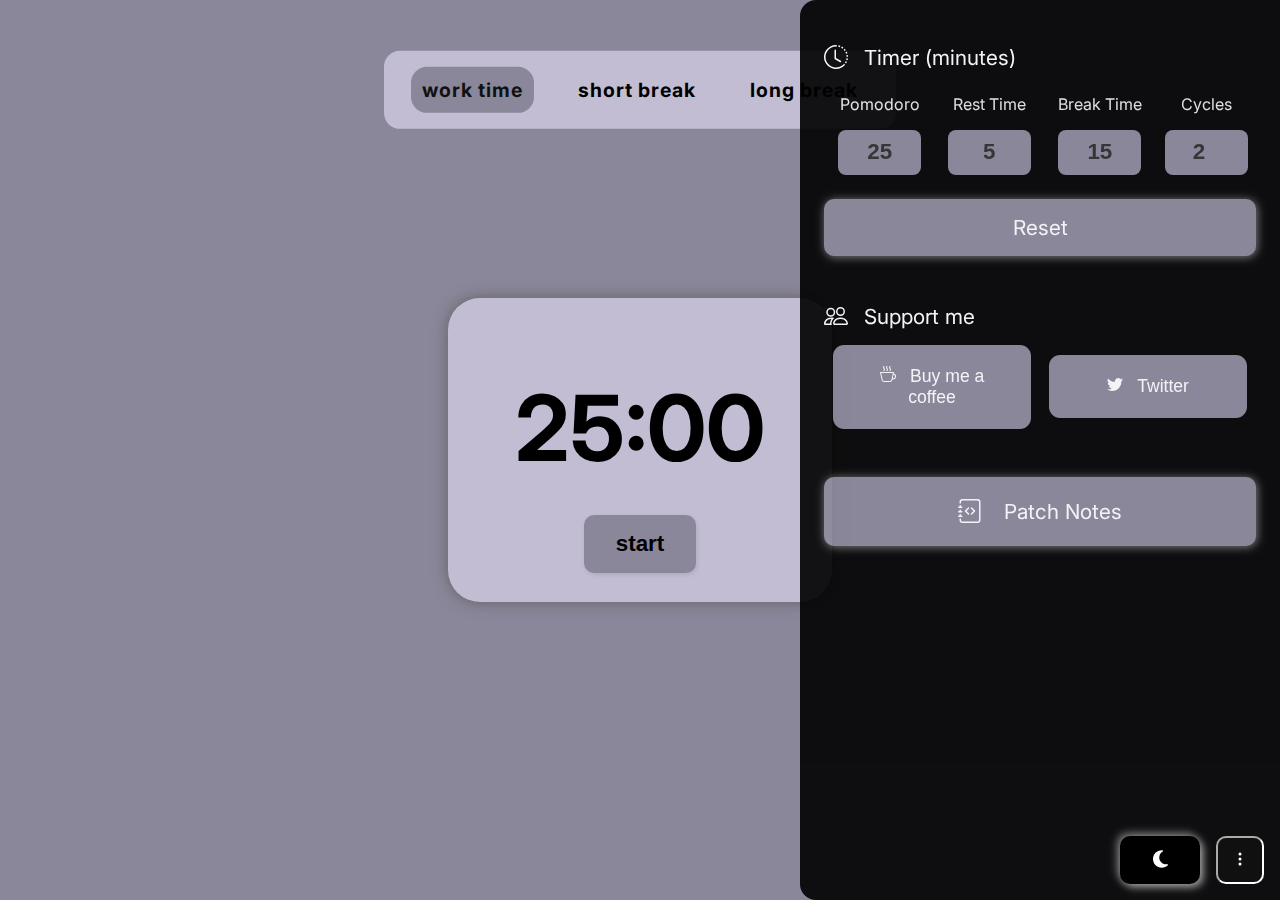
<file: index.html>
<!DOCTYPE html>
<html lang="en">
  <head>
    <meta charset="UTF-8" />
    <meta http-equiv="X-UA-Compatible" content="IE=edge" />
    <meta
      name="viewport"
      content="width=device-width, initial-scale=1, maximum-scale=1, user-scalable=no"
    />
    <link rel="stylesheet" href="./css/main.css" />
    <link rel="stylesheet" href="./css/toggle.css" />
    <link
      href="https://unpkg.com/boxicons@2.1.4/css/boxicons.min.css"
      rel="stylesheet"
    />
    <title>workFi</title>
  </head>

  <body class="light-mode">
    <!-- Loader de la pagina -->
    <div class="wrapper">
      <div class="loader"></div>
    </div>

    <header>
      <div class="row-container-mode settings-container">
        <!-- Worktime -->
        <div class="input-container">
          <button
            class="button-mode-pom button-mode-selection-w"
            id="mode-selection-work"
          >
            Work time
          </button>
        </div>
        <div class="input-container">
          <button
            class="button-mode-pom button-mode-selection-s"
            id="mode-selection-short"
          >
            short break
          </button>
        </div>
        <div class="input-container">
          <button
            class="button-mode-pom button-mode-selection-l"
            id="mode-selection-long"
          >
            long break
          </button>
        </div>
      </div>
    </header>

    <main>
      <div class="pomodoro-container" id="mode-p">
        <div class="row-container clock-container">
          <h2 id="clock">25:00</h2>
        </div>
        <div class="buttons-options">
          <div class="row-container resume-container">
            <button id="resume-button" style="display: none">resume</button>
          </div>
          <div class="row-container start-container">
            <button id="start-button" style="display: none block">start</button>
          </div>
          <div class="row-container pause-container">
            <button id="pause-button" style="display: none block" disabled>
              pause
            </button>
          </div>
        </div>
      </div>
    </main>

    <footer class="overflow-hidden">
      <div id="container" class="container-footer-b">
        <button class="toggle" id="button-mode">
          <img class="active-d" src="./img/icons/moon-solid.svg" alt="" />
          <img
            class="active-w"
            src="./img/icons/sun-solid.svg"
            alt=""
            style="display: none"
          />
        </button>
        <!-- Menu Desplegable-->
        <nav id="open-close">
          <button class="button-slide">
            <img src="./img/icons/three-dots-vertical.svg" alt="" />
          </button>
        </nav>
      </div>

      <aside id="aside">
        <div class="container-svg">
          <div>
            <img
              class="icons-title icons-slide"
              src="./img/icons/clock-history.svg"
              alt=""
            />
            <span>Timer (minutes)</span>
          </div>
          <div class="input-container">
            <!-- Worktime -->
            <div class="slide-config">
              <label for="work-input">Pomodoro</label>
              <input id="work-time" type="text" value="25" />
            </div>
            <!-- Rest Time -->
            <div class="slide-config">
              <label for="rest-input">Rest time </label>
              <input id="rest-time" type="text" value="5" />
            </div>
            <!-- Break time -->
            <div class="slide-config">
              <label for="break-input">Break Time </label>
              <input id="break-time" type="text" value="15" />
            </div>

            <!-- Ciclos de pomodoro -->
            <div class="slide-config">
              <label for="cycles-input">Cycles</label>
              <input id="cycles-input" type="number" value="2" />
            </div>
          </div>
          <div class="reset-space">
            <button id="reset-button" class="reset-button">Reset</button>
          </div>
        </div>

        <div class="container-svg">
          <div>
            <img
              class="icons-title icons-slide"
              src="./img/icons/people.svg"
              alt=""
            />
            <span>Support me</span>
          </div>
          <div class="buttons-support">
            <button>
              <a target="_blank" href="https://bmc.link/perta">
                <img
                  class="icons-slide"
                  src="./img/icons/cup-hot.svg"
                  alt="coffee-icon"
                />

                Buy me a coffee
              </a>
            </button>
            <button>
              <a target="_blank" href="https://twitter.com/ohjust_p">
                <img
                  class="icons-slide"
                  src="./img/icons/twitter.svg"
                  alt="twitter-icon"
                />

                Twitter</a
              >
            </button>
          </div>
        </div>
        <div class="container-svg">
          <div>
            <button class="buttons-slider">
              <a
                target="_blank"
                href="https://github.com/imperta/workFi/blob/main/README.md"
                ><img
                  class="icons-title icons-slide"
                  src="./img/icons/journal-code.svg"
                  alt=""
                />
                Patch Notes
              </a>
            </button>
          </div>
        </div>
      </aside>
    </footer>
  </body>
  <script src="./js/logic.js"></script>
  <script src="./js/toggle.js"></script>
  <!-- <script src="../js/defaultvalues.js"></script> -->
</html>
</file>
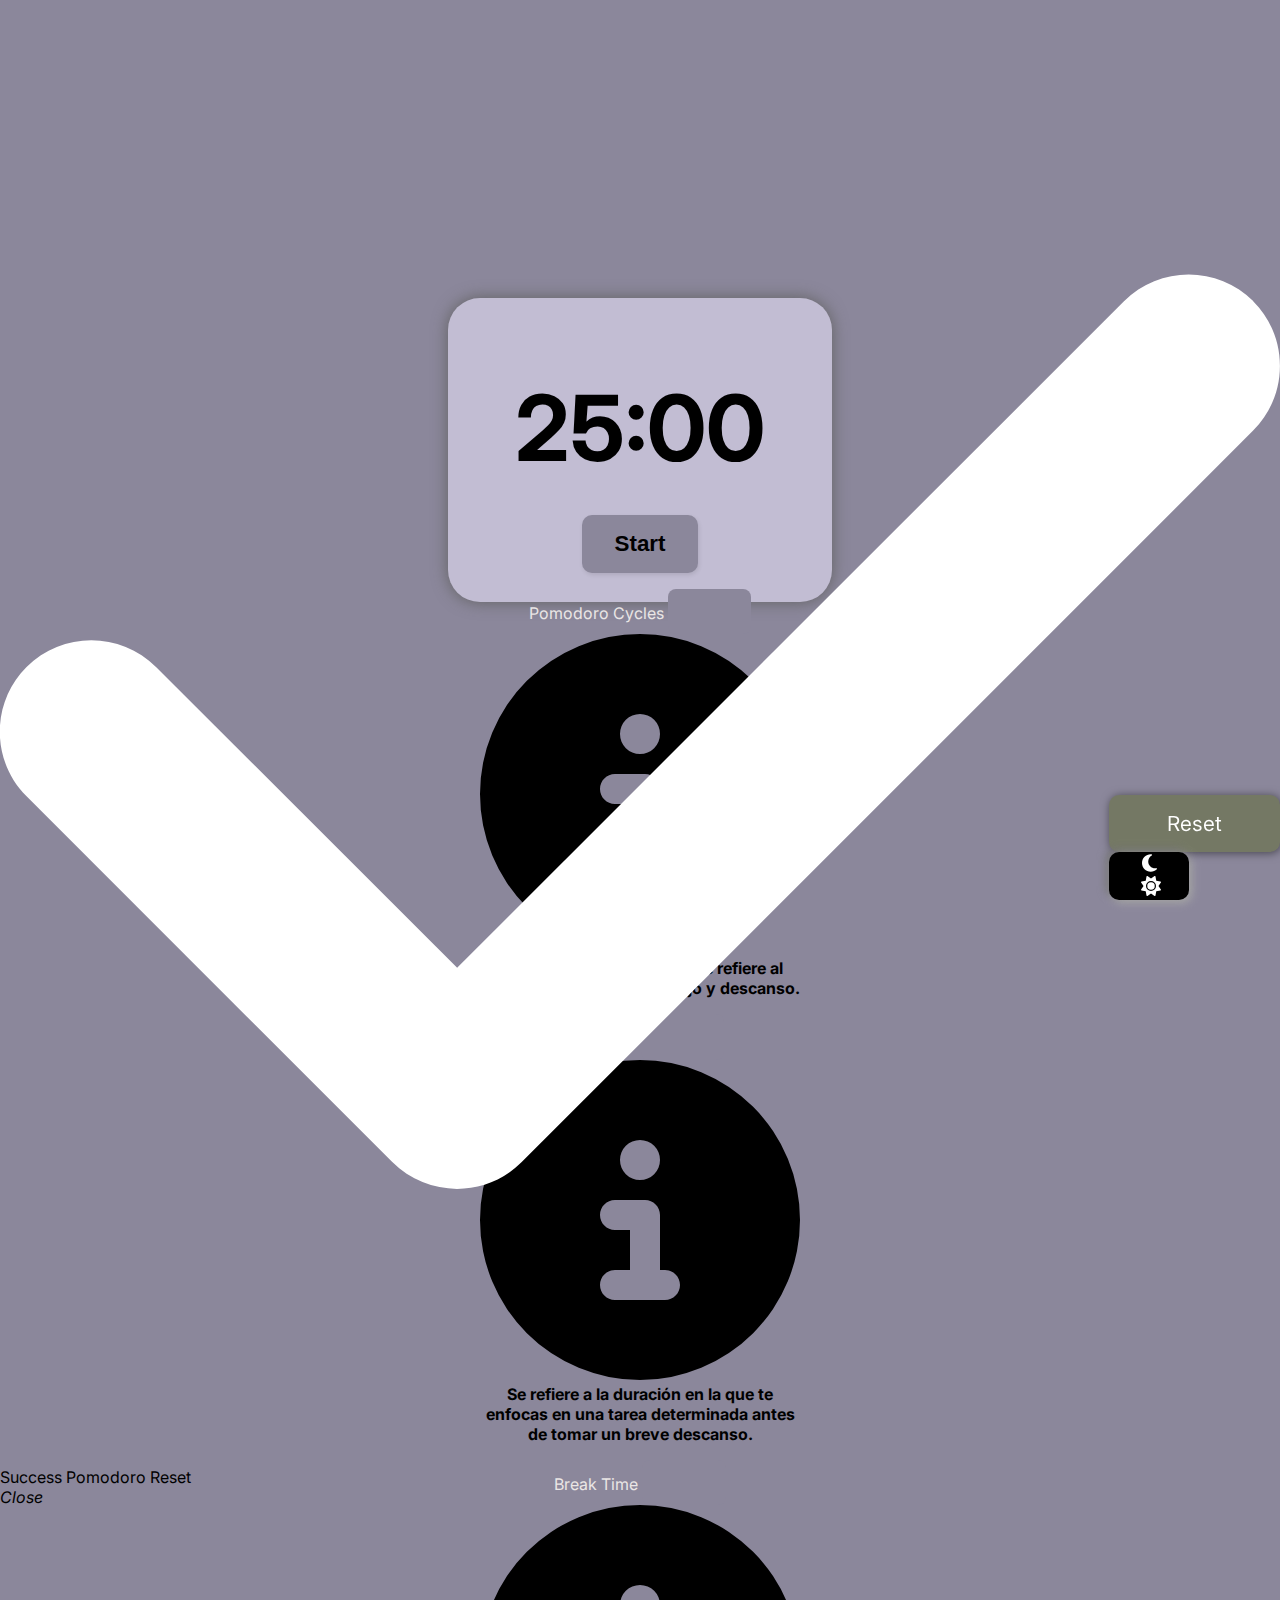
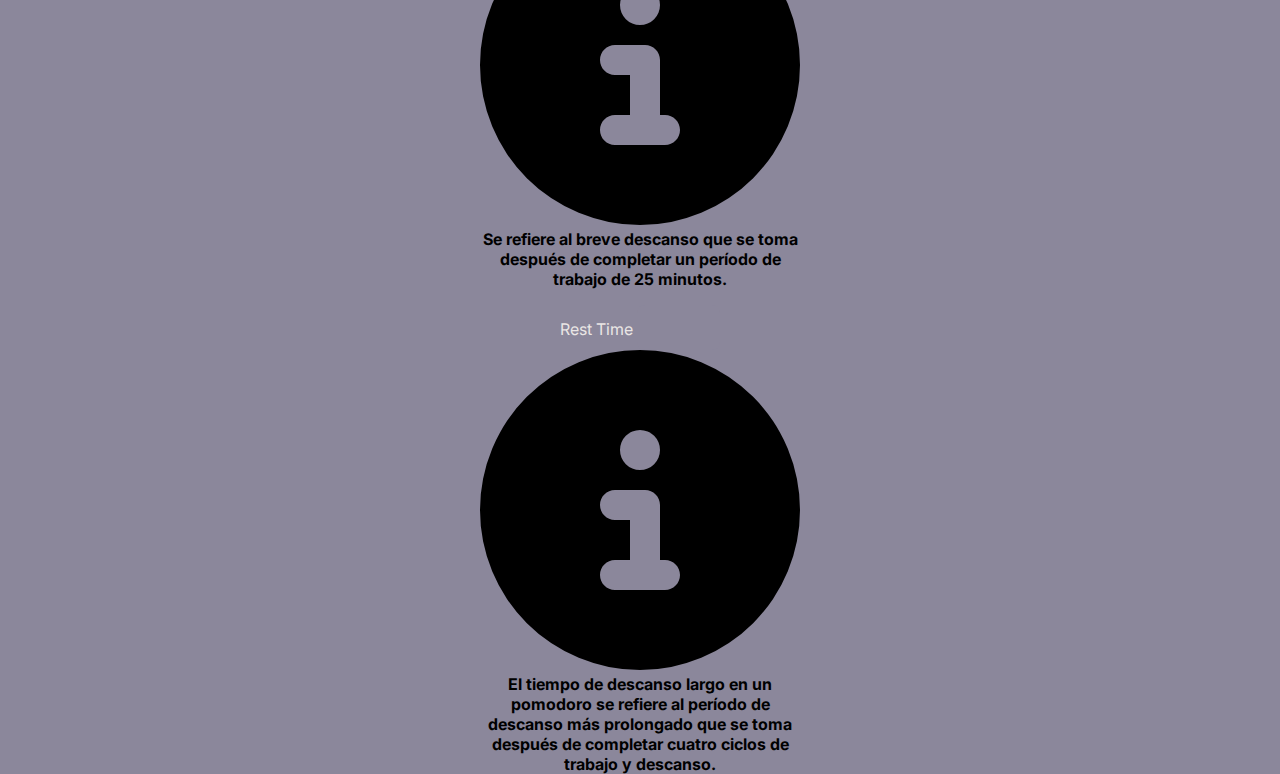
<file: html/index.html>
<!DOCTYPE html>
<html lang="en">
  <head>
    <meta charset="UTF-8" />
    <meta http-equiv="X-UA-Compatible" content="IE=edge" />
    <meta name="viewport" content="width=device-width, initial-scale=1.0" />
    <link rel="stylesheet" href="../css/main.css" />
    <link rel="stylesheet" href="../css/toggle.css" />
    <title>workFi</title>
  </head>

  <body class="light-mode">
    <main>
      <div class="pomodoro-container" id="mode">
        <div class="row-container clock-container">
          <h2 id="clock">25:00</h2>
        </div>
        <div class="buttons-options">
          <div class="row-container resume-container">
            <button id="resume-button" style="display: none">Resume</button>
          </div>
          <div class="row-container start-container">
            <button id="start-button" style="display: none block">Start</button>
          </div>
          <div class="row-container pause-container">
            <button id="pause-button" style="display: none block" disabled>
              Pause
            </button>
          </div>
        </div>
        <div class="row-container settings-container">
          <div class="input-container">
            <label for="cycles-input">Pomodoro cycles </label>
            <input id="cycles-input" type="number" />
            <b class="tooltip">
              <img
                src="../img/icons/circle-info-solid.svg"
                alt=""
                class="info-logo"
              />
              <span class="tooltip-box"
                >Un ciclo en un pomodoro se refiere al proceso completo de
                trabajo y descanso.</span
              >
            </b>
          </div>
          <div class="input-container">
            <label for="work-time">Work time </label>
            <input id="work-time" type="text" />
            <b class="tooltip">
              <img
                class="info-logo"
                src="../img/icons/circle-info-solid.svg"
                alt=""
              />
              <span class="tooltip-box"
                >Se refiere a la duración en la que te enfocas en una tarea
                determinada antes de tomar un breve descanso.</span
              >
            </b>
          </div>
          <div class="input-container">
            <label for="break-time">Break time</label>
            <input id="break-time" type="text" />
            <b class="tooltip">
              <img
                src="../img/icons/circle-info-solid.svg"
                alt=""
                class="info-logo"
              />
              <span class="tooltip-box"
                >Se refiere al breve descanso que se toma después de completar
                un período de trabajo de 25 minutos.</span
              >
            </b>
          </div>
          <div class="input-container">
            <label for="rest-time">Rest Time </label>
            <input id="rest-time" type="text" />
            <b class="tooltip">
              <img
                src="../img/icons/circle-info-solid.svg"
                alt=""
                class="info-logo"
              />
              <span class="tooltip-box"
                >El tiempo de descanso largo en un pomodoro se refiere al
                período de descanso más prolongado que se toma después de
                completar cuatro ciclos de trabajo y descanso.</span
              >
            </b>
          </div>
        </div>
      </div>

      <div id="container">
        <button id="reset-button" class="toast-button">Reset</button>
        <button class="toggle " id="button-mode">
          <img class="active-d" src="../img/icons/moon-solid.svg" alt="" /><img
            class="active-w"
            src="../img/icons/sun-solid.svg"
            alt=""
          />
        </button>
      </div>
      <div class="toast toast-dark">
        <div class="toast-content">  
          <i class="check"><img src="../img/icons/check-solid.svg" alt="" style="filter:invert()"></i>
          <div class="message">
            <span class="text text-1">Success</span>
            <span class="text text-1">Pomodoro Reset</span>
          </div>
        </div>
        <i class="xmark close">Close</i>
        <div class="progress progress-d"></div>
      </div> 
    </main>
  </body>
  <script src="../js/logic.js"></script>
  <script src="../js/toggle.js"></script>
  <!-- <script src="../js/defaultvalues.js"></script> -->
</html>
</file>
<file: css/toggle.css>
body {
  transition: 0.4s;
  overflow: hidden;
}
#container {
  position: absolute;
  bottom: 0%;
  right: 0%;
  /* Posicion de los botones */
  filter: invert();
}

.toggle {
  border-style: none;
  width: 5rem;
  height: 3rem;
  background-color: #ffffff;
  border-radius: 10px;
  box-shadow: 3px 3px 8px #5a5a5a, -3px -3px 8px #8f8f8f;
  cursor: pointer;
  transition: background-color, filter 0.3s;
}

.toggle:hover {
  filter: invert(100%);
  box-shadow: 3px 3px 8px #616161;
}

/* Cambio de texto */
/* .active-w .active {
  display: block;
} */
/* .active-d .active {
  display: flex;
  background-image: url(../img/icons/moon-solid.svg);
} */
.active-d {
  margin-left: 32px;
  margin-right: 32px;
  height: 20px;
  /* display: none; */
}
.active-w {
  margin-left: 32px;
  margin-right: 32px;
  height: 20px;
}

.dark-mode {
  background-color: #1b1b1b;
}

.light-mode {
  background-color: #8b879b;
}

.active-bg {
  background-color: #141414;
  transition: 0.4s;
}

.active-container {
  background-color: #222222;
  box-shadow: #bebebe 0.1rem 0.1rem 2rem;
}

/* Estilos del pomodoro en modo oscuro */
.dark-mode .pomodoro-container {
  background-color: #946cc3;
  box-shadow: #5a5a5a 0.1rem 0.1rem 2rem;
}

.dark-mode .buttons-options button {
  background-color: #1b1b1b;
  color: #946cc3;
}

.dark-mode .buttons-options button:hover {
  background-color: #474747;
  color: #a295b1;
}

.dark-mode .button-mode-pom {
  color: #946cc3;
}

.dark-mode .row-container-mode {
  background-color: #000000;
}

.dark-mode .button-mode-selection-w.active {
  background-color: #212122;
}
.dark-mode .button-mode-selection-s.active {
  background-color: #212122;
}
.dark-mode .button-mode-selection-l.active {
  background-color: #212122;
}
</file>
<file: css/main.css>
@import url("https://fonts.googleapis.com/css2?family=Inter:wght@300;600;700;900&display=swap");

/* Estilos por defecto */
body {
  font-family: "Inter", sans-serif;
}
/* CSS RESET */
* {
  padding: 0;
  margin: 0;
}
a {
  text-decoration: none;
  color: #fff;
}

/* Variables de algunos estilos repetitivos */
:root {
  --button-text-size: 1.4rem;
  --button-padding: 1rem 2rem;
}

/* Estilos de pomodoro */
.pomodoro-container {
  display: inline-block;
  justify-content: center;
  text-align: center;

  padding: 2rem;
  width: 20rem;
  height: 15rem;
  border-radius: 2rem;
  background-color: #c2bdd3;
  box-shadow: #616161 0px 0px 1rem;
  /* text-align: center; */
  /* Centrado de contenido */
  position: absolute;
  top: 50%;
  left: 50%;
  transform: translate(-50%, -50%);
}

/* Diseño de reloj */
.clock-container {
  margin-top: 1.7rem;
  display: flex;
  justify-content: center;
}
#clock {
  padding: 1rem;
  font-size: 5.7rem;
  color: #000000;
  margin-bottom: 1rem;
}

/* Estilo de botones */
.buttons-options {
  display: flex;
  justify-content: center;
}
.buttons-options button {
  background-color: #8b879b;
  color: #000000;
  box-shadow: rgba(0, 0, 0, 0.1) 1px 2px 4px;
  cursor: pointer;
  transition: background-color 0.2s;
  padding: var(--button-padding);
  font-size: var(--button-text-size);
  border-style: none;
  font-weight: bolder;
}
.buttons-options button:hover {
  background-color: #696674;
}
#start-button {
  border-radius: 10px;
  border-style: none;
  font-weight: bolder;
}
#pause-button {
  border-style: none;
  border-radius: 10px;
  font-weight: bolder;
  display: none;
}
#resume-button {
  border-radius: 10px;
}
#reset-button {
  padding: 1rem;
  width: 100%;
  font-size: 1.3rem;
  font-family: "Inter", sans-serif;

  cursor: pointer;
  border-radius: 10px;
  border-style: none;
  background-color: #8b879b;
  box-shadow: rgba(255, 255, 255, 0.514) 1px 1px 10px;

  color: var(--text-button-color-hover);
  transition: background-color 0.2s;
}
.reset-space {
  display: flex;
  justify-content: center;
}
#reset-button:hover {
  background-color: #696674;
}

/* Barra de modos */
.row-container-mode {
  display: flex;
  justify-content: center;
  align-items: center;
  background-color: #c2bdd3;

  width: 32rem;
  border-radius: 1rem;

  position: absolute;
  top: 10%;
  left: 50%;
  transform: translate(-50%, -50%);
}
.button-mode-pom {
  color: #000000;
  font-weight: 700;
  text-transform: lowercase;
  border-style: none;
  background: none;
  cursor: pointer;
  text-align: center;

  font-size: 1.22rem;
  letter-spacing: 1px;
  margin: 1rem;
  font-family: "Inter";
  transition: background-color 0.5s ease-out;
}
/* Estilos activos (al dar click) de la barra de modos */
.button-mode-selection-w.active {
  border-radius: 1rem;
  background-color: #8b879b;
  color: #111111;
}
.button-mode-selection-s.active {
  border-radius: 1rem;
  background-color: #8b879b;
  color: #111111;
}
.button-mode-selection-l.active {
  border-radius: 1rem;
  background-color: #8b879b;
  color: #111111;
}
/* Estilos por defecto en la barra de modos */
.button-mode-selection-w {
  color: #000000;
  padding: 0.7rem;
}
.button-mode-selection-s {
  color: #000000;
  padding: 0.7rem;
}
.button-mode-selection-l {
  color: #000000;
  padding: 0.7rem;
}

/* Loader styles */
.wrapper {
  position: fixed;
  inset: 0;
  z-index: 9999;
  background-color: #5d5b66;
  display: grid;
  place-items: center;
  transition: opacity 0.6s, visibility 1s;
}
.fade {
  opacity: 0;
  visibility: hidden;
}

.container-footer-b {
  display: flex;
  z-index: 1;
  justify-content: center;
  padding: 1rem;
}

/* Slide bar */
/* Tamaño del contenido dentro del slider */
.container-svg {
  padding: 1rem;
  color: #fff;
}
.container-svg div {
  display: flex;
  align-items: center;
  padding: 0.5rem;
}
.container-svg div span {
  font-size: 1.3rem;
}

/* Tamaño de boton de slider */
.button-slide img {
  color: #fff;
  height: 1rem;
}
.button-slide {
  cursor: pointer;
  border-radius: 10px;
  height: 100%;
  width: 3rem;
  height: 3rem;
  margin-left: 1rem;
}

/*Estilos de slide */
aside {
  background-color: #000000;
  opacity: 90%;
  width: 30rem;
  position: absolute;
  top: 0;
  right: 0;
  bottom: 0;
  transition: 0.4s;
  padding-top: 1.3rem;
  border-radius: 1rem 0px 0px 1rem;
}
.slide-config {
  justify-content: center;
  display: flex;
  flex-wrap: wrap;
}
aside:hover {
  overflow-y: hidden;
}
/* Estilos que se modifican en el archivo de JS */
.desplegar {
  transition: transform 0.5s;
  transform: translateX(100%);
}
/* #aside {
  display: none;
} */

/* Ajustes de inputs */
input {
  background-color: #8b879b;
  color: #2d2d2d;
  margin-top: 1rem;
  padding: 0.6rem;
  width: 4rem;
  border: none;
  border-radius: 0.5rem;
  cursor: pointer;
  outline-style: none;

  font-size: 1.4rem;
  font-weight: 700;
  text-align: center;
}
label {
  color: #eae6e5;
  font-weight: 400;
  font-size: 1rem;
  text-align: left;
  text-transform: capitalize;
}

/* Botones de support me */
.buttons-support {
  display: flex;
  justify-content: space-around;
  align-content: center;
}
.buttons-support button {
  background-color: #8b879b;
  color: #fff;

  border-radius: 0.7rem;
  border-style: none;
  font-size: 1.1rem;
  text-align: center;
  width: 46%;
  padding: 1.3rem;

  cursor: pointer;
  transition: filter 0.3s;
}
.buttons-support button:hover {
  filter: invert(100%);
}
/* Estilos de iconos dentro del slider */
.icons-slide {
  height: 1rem;
  filter: invert();
  padding-right: 0.6rem;
}
/* Iconos de cada segmento */
.icons-title {
  height: 1.5rem;
  margin-right: 0.4rem;
}
/* Patch notes */
.buttons-slider {
  right: 0%;
  padding: 1.4rem;
  width: 100%;
  font-size: 1.3rem;
  font-family: "Inter", sans-serif;

  cursor: pointer;
  border-radius: 10px;
  border-style: none;
  background-color: #8b879b;
  box-shadow: rgba(255, 255, 255, 0.514) 1px 1px 10px;
}
.buttons-slider img {
  vertical-align: text-top;
}

/* Tamaños de pantallas responsive */
@media only screen and (min-width: 320px) and (max-width: 530px) {
  /* Estilos de pomodoro */
  .pomodoro-container {
    padding: 1rem;
    width: 17rem;
    height: 15rem;
  }

  /* Diseño de reloj */
  .clock-container {
    display: flex;
    justify-content: center;
    margin-top: 1.2rem;
  }
  #clock {
    padding: 1rem;
    font-size: 4.5rem;
    margin-bottom: 0.6rem;
  }
  /* Barra de modos */
  .row-container-mode {
    width: 26rem;
  }
  .button-mode-pom {
    font-size: 1.1rem;
    letter-spacing: 0px;
    margin: 0.6rem;
  }
  /* Estilos por defecto en la barra de modos */
  /* Slider */
  aside {
    width: 26.5rem;
    padding-top: 1.5rem;
    border-radius: 0em 0px 0px 0rem;
  }
  /* Ajustes de inputs */
  input {
    margin-top: 1rem;
    padding: 0.6rem;
    width: 3rem;
    font-size: 1.4rem;
  }
  label {
    font-size: 1rem;
  }

  /* Botones de support me */
  .buttons-support {
    display: flex;
    justify-content: space-around;
    align-content: center;
  }
  .buttons-support button {
    font-size: 1rem;
    width: 46%;
    padding: 1rem;
  }
  /* Estilos de iconos dentro del slider */
  .icons-slide {
    height: 1rem;
    filter: invert();
    padding-right: 0.2rem;
  }
  /* Iconos de cada segmento */
  .icons-title {
    height: 1.6rem;
    margin-right: 0.2rem;
  }
  /* Patch notes */
  .buttons-slider {
    padding: 1.4rem;
    font-size: 1.3rem;
  }
}
</file>
